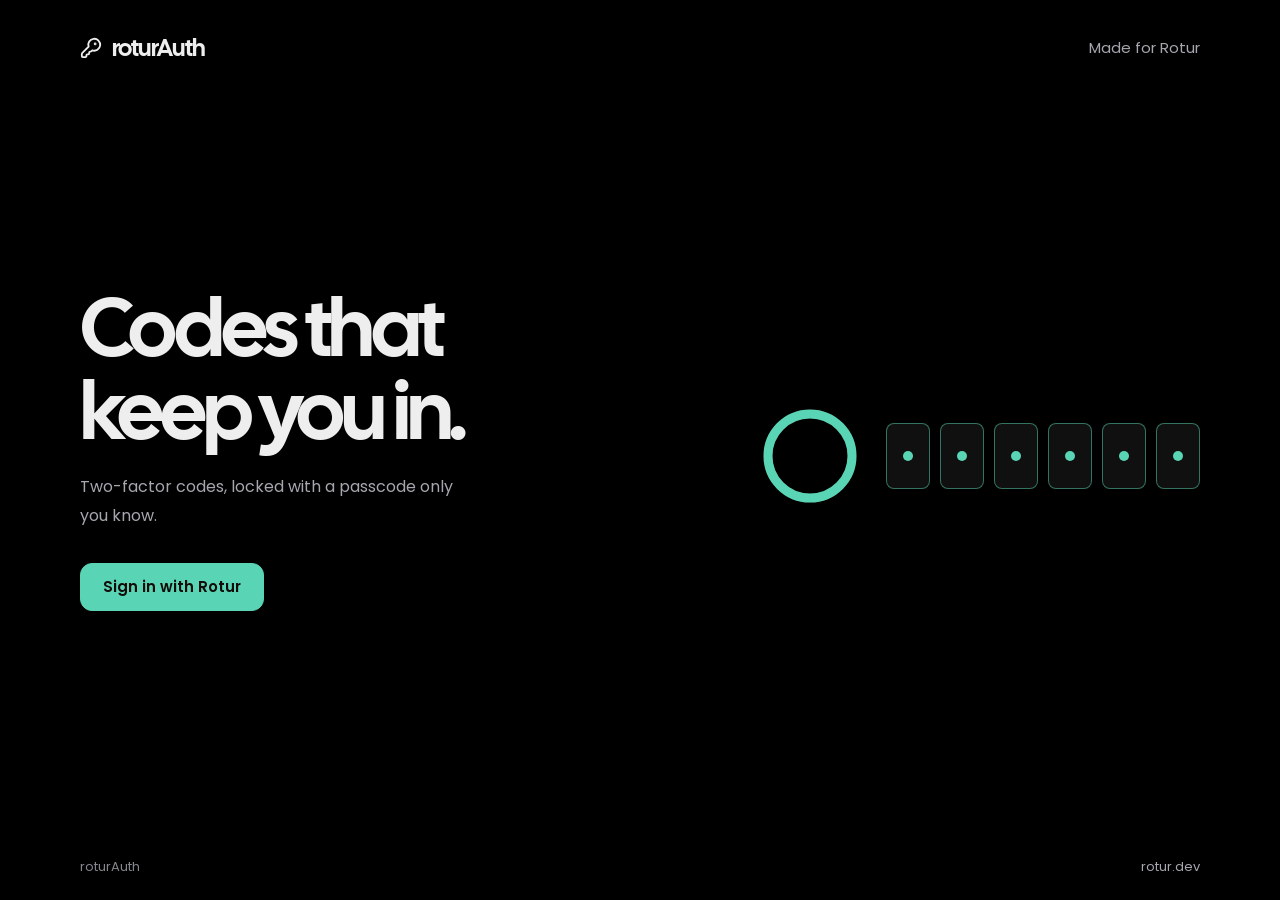
<file: templates/landing.html>
<!DOCTYPE html>
<html lang="en">
<head>
  <meta charset="UTF-8">
  <meta name="viewport" content="width=device-width, initial-scale=1">
  <meta name="theme-color" content="#000000">
  <meta name="referrer" content="no-referrer">
  <title>roturAuth · Codes that keep you in</title>
  <link rel="manifest" href="/static/manifest.json">
  <link rel="apple-touch-icon" href="/static/icons/icon-192.png">
  <link rel="stylesheet" href="/static/rotur-ui/fonts.css">
  <link rel="stylesheet" href="/static/rotur-ui/tokens.css">
  <link rel="stylesheet" href="/static/rotur-ui/base.css">
  <link rel="stylesheet" href="/static/rotur-ui/components.css">
  <link rel="stylesheet" href="/static/accent.css">
  <link rel="stylesheet" href="/static/app.css">
  <script src="/static/scripts/accent.js"></script>
</head>
<body>
  <div class="r-signin">
    <header class="r-signin__header">
      <a class="r-brand" href="/"><svg aria-hidden="true"><use href="/static/icons.svg#key-round"/></svg>roturAuth</a>
      <a href="https://rotur.dev">Made for Rotur</a>
    </header>
    <main class="r-signin__main landing">
      <div class="landing__copy">
        <h1 class="r-signin__title landing__title">Codes that keep you in.</h1>
        <p class="r-signin__text">Two-factor codes, locked with a passcode only you know.</p>
        <div class="r-signin__actions">
          <button class="r-btn r-btn--primary r-btn--lg" id="sign-in" type="button">Sign in with Rotur</button>
        </div>
        <p class="r-signin__note" id="sign-in-note" role="status"></p>
        <p class="r-signin__error" id="sign-in-error" role="alert" hidden></p>
      </div>
      <div class="motif" aria-hidden="true">
        <svg class="motif__ring" viewBox="0 0 64 64"><circle class="motif__track" cx="32" cy="32" r="28"/><circle class="motif__sweep" cx="32" cy="32" r="28"/></svg>
        <div class="motif__digits"><b></b><b></b><b></b><b></b><b></b><b></b></div>
      </div>
    </main>
    <footer class="r-signin__footer"><span>roturAuth</span><a href="https://rotur.dev">rotur.dev</a></footer>
  </div>
  <script src="/static/scripts/sign-in.js"></script>
</body>
</html>
</file>
<file: static/rotur-ui/fonts.css>
/* Rotur UI fonts: Poppins (UI) and Cal Sans (display), self-hosted.
 * Both are licensed under the SIL Open Font License 1.1: see fonts/OFL-*.txt.
 * Latin and Latin Extended subsets only; other scripts fall back to the system font. */

@font-face {
  font-family: 'Cal Sans';
  font-style: normal;
  font-weight: 400;
  font-display: swap;
  src: url('fonts/cal-sans-400-latin-ext.woff2') format('woff2');
  unicode-range: U+0100-02BA, U+02BD-02C5, U+02C7-02CC, U+02CE-02D7, U+02DD-02FF, U+0304, U+0308, U+0329, U+1D00-1DBF, U+1E00-1E9F, U+1EF2-1EFF, U+2020, U+20A0-20AB, U+20AD-20C4, U+2113, U+2C60-2C7F, U+A720-A7FF;
}
@font-face {
  font-family: 'Cal Sans';
  font-style: normal;
  font-weight: 400;
  font-display: swap;
  src: url('fonts/cal-sans-400-latin.woff2') format('woff2');
  unicode-range: U+0000-00FF, U+0131, U+0152-0153, U+02BB-02BC, U+02C6, U+02DA, U+02DC, U+0304, U+0308, U+0329, U+2000-206F, U+20AC, U+2122, U+2191, U+2193, U+2212, U+2215, U+FEFF, U+FFFD;
}
@font-face {
  font-family: 'Poppins';
  font-style: normal;
  font-weight: 400;
  font-display: swap;
  src: url('fonts/poppins-400-latin-ext.woff2') format('woff2');
  unicode-range: U+0100-02BA, U+02BD-02C5, U+02C7-02CC, U+02CE-02D7, U+02DD-02FF, U+0304, U+0308, U+0329, U+1D00-1DBF, U+1E00-1E9F, U+1EF2-1EFF, U+2020, U+20A0-20AB, U+20AD-20C4, U+2113, U+2C60-2C7F, U+A720-A7FF;
}
@font-face {
  font-family: 'Poppins';
  font-style: normal;
  font-weight: 400;
  font-display: swap;
  src: url('fonts/poppins-400-latin.woff2') format('woff2');
  unicode-range: U+0000-00FF, U+0131, U+0152-0153, U+02BB-02BC, U+02C6, U+02DA, U+02DC, U+0304, U+0308, U+0329, U+2000-206F, U+20AC, U+2122, U+2191, U+2193, U+2212, U+2215, U+FEFF, U+FFFD;
}
@font-face {
  font-family: 'Poppins';
  font-style: normal;
  font-weight: 500;
  font-display: swap;
  src: url('fonts/poppins-500-latin-ext.woff2') format('woff2');
  unicode-range: U+0100-02BA, U+02BD-02C5, U+02C7-02CC, U+02CE-02D7, U+02DD-02FF, U+0304, U+0308, U+0329, U+1D00-1DBF, U+1E00-1E9F, U+1EF2-1EFF, U+2020, U+20A0-20AB, U+20AD-20C4, U+2113, U+2C60-2C7F, U+A720-A7FF;
}
@font-face {
  font-family: 'Poppins';
  font-style: normal;
  font-weight: 500;
  font-display: swap;
  src: url('fonts/poppins-500-latin.woff2') format('woff2');
  unicode-range: U+0000-00FF, U+0131, U+0152-0153, U+02BB-02BC, U+02C6, U+02DA, U+02DC, U+0304, U+0308, U+0329, U+2000-206F, U+20AC, U+2122, U+2191, U+2193, U+2212, U+2215, U+FEFF, U+FFFD;
}
@font-face {
  font-family: 'Poppins';
  font-style: normal;
  font-weight: 600;
  font-display: swap;
  src: url('fonts/poppins-600-latin-ext.woff2') format('woff2');
  unicode-range: U+0100-02BA, U+02BD-02C5, U+02C7-02CC, U+02CE-02D7, U+02DD-02FF, U+0304, U+0308, U+0329, U+1D00-1DBF, U+1E00-1E9F, U+1EF2-1EFF, U+2020, U+20A0-20AB, U+20AD-20C4, U+2113, U+2C60-2C7F, U+A720-A7FF;
}
@font-face {
  font-family: 'Poppins';
  font-style: normal;
  font-weight: 600;
  font-display: swap;
  src: url('fonts/poppins-600-latin.woff2') format('woff2');
  unicode-range: U+0000-00FF, U+0131, U+0152-0153, U+02BB-02BC, U+02C6, U+02DA, U+02DC, U+0304, U+0308, U+0329, U+2000-206F, U+20AC, U+2122, U+2191, U+2193, U+2212, U+2215, U+FEFF, U+FFFD;
}
@font-face {
  font-family: 'Poppins';
  font-style: normal;
  font-weight: 700;
  font-display: swap;
  src: url('fonts/poppins-700-latin-ext.woff2') format('woff2');
  unicode-range: U+0100-02BA, U+02BD-02C5, U+02C7-02CC, U+02CE-02D7, U+02DD-02FF, U+0304, U+0308, U+0329, U+1D00-1DBF, U+1E00-1E9F, U+1EF2-1EFF, U+2020, U+20A0-20AB, U+20AD-20C4, U+2113, U+2C60-2C7F, U+A720-A7FF;
}
@font-face {
  font-family: 'Poppins';
  font-style: normal;
  font-weight: 700;
  font-display: swap;
  src: url('fonts/poppins-700-latin.woff2') format('woff2');
  unicode-range: U+0000-00FF, U+0131, U+0152-0153, U+02BB-02BC, U+02C6, U+02DA, U+02DC, U+0304, U+0308, U+0329, U+2000-206F, U+20AC, U+2122, U+2191, U+2193, U+2212, U+2215, U+FEFF, U+FFFD;
}
</file>
<file: static/rotur-ui/tokens.css>
/* Rotur UI tokens. Custom properties only, so this file is safe to load anywhere.
 * The look comes from notes.rotur.dev: pure black, soft panels, hairline borders,
 * one accent used sparingly (lilac unless the app sets its own), Poppins for the UI and Cal Sans for display. */

:root {
  color-scheme: dark;

  /* Surfaces */
  --r-bg: #000000;
  --r-surface: #101010;          /* panels, cards, modals */
  --r-surface-hover: #191919;    /* hover on panels, cards and buttons */
  --r-surface-hover-quiet: #121212; /* hover on rows, nav items and menu items over black */
  --r-surface-selected: color-mix(in srgb, var(--r-accent-base) 8%, #121212); /* the current nav item or row: a hint of the accent */
  --r-surface-raised: #141414;   /* menus and popovers that float over panels */
  --r-scrim: rgb(0 0 0 / 0.84);  /* behind modals; heavy enough that the page reads as texture */

  /* Lines */
  --r-line: #222222;
  --r-line-soft: #161616;
  --r-line-strong: #2e2e2e;      /* hovered inputs, floating surfaces */

  /* Text. All three pass WCAG AA (4.5:1) on --r-bg, --r-surface and --r-surface-hover. */
  --r-text: #eeeeef;
  --r-text-muted: #a6a6af;
  --r-text-faint: #85858e;

  /* The one accent. Apps set --r-accent-base (one hex) and every other accent
   * token follows it; colour.js also sets --r-on-accent to whatever reads on it.
   * Override a derived token after this file only when a colour needs a hand. */
  --r-accent-base: #c299cf;
  --r-accent: var(--r-accent-base);
  --r-accent-strong: color-mix(in srgb, var(--r-accent-base) 80%, #ffffff); /* primary button hover */
  --r-accent-text: color-mix(in srgb, var(--r-accent-base) 68%, #ffffff);   /* accent text and links, readable on black */
  --r-accent-soft: color-mix(in srgb, var(--r-accent-base) 7%, transparent); /* tinted backgrounds */
  --r-accent-line: color-mix(in srgb, var(--r-accent-base) 25%, transparent); /* tinted borders */
  --r-on-accent: #1b1120;        /* text on an accent fill */

  /* Status */
  --r-danger: #f87171;
  --r-danger-text: #f6b0a8;
  --r-danger-soft: #251717;
  --r-danger-line: #472525;
  --r-success: #4ade80;
  --r-success-soft: #0f2116;
  --r-success-line: #1d4029;

  /* Focus: visible, but quiet enough not to double up inside framed controls */
  --r-focus: color-mix(in srgb, var(--r-accent-base) 72%, transparent);
  --r-focus-width: 2px;
  --r-focus-offset: 2px;

  /* Type */
  --r-font: 'Poppins', -apple-system, BlinkMacSystemFont, 'Segoe UI', sans-serif;
  --r-font-display: 'Cal Sans', 'Poppins', sans-serif;
  --r-font-mono: ui-monospace, SFMono-Regular, 'SF Mono', Menlo, Consolas, monospace; /* code only */

  --r-text-2xs: 11px;  /* the floor: kbd hints and badges */
  --r-text-xs: 12px;   /* metadata, dates, hints */
  --r-text-sm: 13px;   /* rows, menus, secondary copy */
  --r-text-md: 14px;   /* buttons, inputs */
  --r-text-base: 15px; /* body */
  --r-text-lg: 17px;   /* long-form writing */
  --r-leading: 1.5;

  --r-display-xs: 24px;
  --r-display-sm: 30px;
  --r-display-md: 40px;
  --r-display-lg: 48px;
  --r-display-xl: clamp(42px, 5vw, 64px);
  --r-tracking-display: -0.025em;
  --r-tracking-tight: -0.035em;

  /* Space */
  --r-space-1: 4px;
  --r-space-2: 8px;
  --r-space-3: 12px;
  --r-space-4: 16px;
  --r-space-5: 20px;
  --r-space-6: 24px;
  --r-space-8: 32px;
  --r-space-10: 40px;
  --r-space-12: 48px;
  --r-space-16: 64px;

  /* Shape */
  --r-radius-xs: 4px;
  --r-radius-sm: 6px;
  --r-radius-md: 8px;
  --r-radius-lg: 12px;
  --r-radius-xl: 18px;
  --r-radius-full: 999px;

  /* Control heights */
  --r-control-sm: 32px;
  --r-control-md: 40px;
  --r-control-lg: 48px;

  /* Depth: only floating things get a shadow */
  --r-shadow-pop: 0 14px 40px rgb(0 0 0 / 0.6);
  --r-shadow-overlay: 0 24px 70px rgb(0 0 0 / 0.7);

  /* Motion */
  --r-ease: cubic-bezier(0.2, 0, 0, 1);
  --r-duration: 150ms;

  /* Layout */
  --r-sidenav-width: 280px;
  --r-topbar-height: 64px;
  --r-content-width: 780px;
}
</file>
<file: static/rotur-ui/base.css>
/* Rotur UI base: a light reset, body type, focus, selection and scrollbars.
 * Needs tokens.css. It styles bare elements, so load it before the app's own CSS. */

*, *::before, *::after { box-sizing: border-box; }

html {
  -webkit-text-size-adjust: 100%;
  text-size-adjust: 100%;
  scrollbar-color: #2a2a2a transparent;
}

body {
  margin: 0;
  background: var(--r-bg);
  color: var(--r-text);
  font-family: var(--r-font);
  font-size: var(--r-text-base);
  line-height: var(--r-leading);
  -webkit-font-smoothing: antialiased;
  -moz-osx-font-smoothing: grayscale;
}

button, input, select, textarea { font: inherit; color: inherit; letter-spacing: inherit; }
button { cursor: pointer; }
button:disabled { cursor: not-allowed; }
img, video { max-width: 100%; }
[hidden] { display: none !important; }

a { color: var(--r-accent-text); text-decoration-thickness: 1px; text-underline-offset: 0.18em; }
@media (hover: hover) { a:hover { color: var(--r-accent-strong); } }

code, kbd, samp, pre { font-family: var(--r-font-mono); font-size: 0.92em; }

::placeholder { color: var(--r-text-faint); opacity: 1; }
::selection { background: color-mix(in srgb, var(--r-accent) 32%, transparent); color: var(--r-text); }

/* One focus style for everything reached by keyboard. Mouse clicks don't draw it. */
:focus-visible {
  outline: var(--r-focus-width) solid var(--r-focus);
  outline-offset: var(--r-focus-offset);
}
:focus:not(:focus-visible) { outline: none; }

/* Thin, quiet scrollbars. Firefox and Chromium 121+ read the standard properties. */
* { scrollbar-width: thin; }
@supports not (scrollbar-width: thin) {
  ::-webkit-scrollbar { width: 10px; height: 10px; }
  ::-webkit-scrollbar-track { background: transparent; }
  ::-webkit-scrollbar-thumb { background: #2a2a2a; border: 3px solid transparent; border-radius: 99px; background-clip: padding-box; }
  @media (hover: hover) { ::-webkit-scrollbar-thumb:hover { background-color: #3a3a3a; } }
}

.r-visually-hidden {
  position: absolute !important;
  width: 1px; height: 1px;
  margin: -1px; padding: 0;
  overflow: hidden;
  clip: rect(0 0 0 0);
  white-space: nowrap;
  border: 0;
}

@media (prefers-reduced-motion: reduce) {
  *, *::before, *::after {
    animation-duration: 0.01ms !important;
    animation-iteration-count: 1 !important;
    transition-duration: 0.01ms !important;
    scroll-behavior: auto !important;
  }
}
</file>
<file: static/rotur-ui/components.css>
/* Rotur UI components. Needs tokens.css and base.css.
 * Every class starts with r-. Modifiers use --, parts use __.
 * State comes from real attributes where one exists (disabled, aria-selected,
 * aria-current, aria-invalid, aria-busy) so markup and styling can't drift apart.
 * A tap leaves :hover on until the next tap elsewhere, so hover styles sit in
 * @media (hover: hover) and state selectors stay outside it to show on touch too. */

/* ---------- Type ---------- */

.r-display {
  margin: 0;
  font-family: var(--r-font-display);
  font-weight: 400;
  font-size: var(--r-display-lg);
  line-height: 1.05;
  letter-spacing: var(--r-tracking-display);
  color: var(--r-text);
}
.r-display--xs { font-size: var(--r-display-xs); line-height: 1.2; }
.r-display--sm { font-size: var(--r-display-sm); line-height: 1.15; }
.r-display--md { font-size: var(--r-display-md); line-height: 1.1; }
.r-display--xl { font-size: var(--r-display-xl); letter-spacing: var(--r-tracking-tight); }

.r-heading { margin: 0; font-size: 16px; font-weight: 600; line-height: 1.35; color: var(--r-text); }
.r-text-muted { color: var(--r-text-muted); }
.r-text-faint { color: var(--r-text-faint); }

/* Small metadata: dates, counts, sizes. Poppins with tabular figures, never below 12px. */
.r-meta {
  color: var(--r-text-faint);
  font-size: var(--r-text-xs);
  font-variant-numeric: tabular-nums;
  line-height: 1.4;
}

.r-kbd {
  display: inline-flex;
  align-items: center;
  justify-content: center;
  gap: 2px;
  min-width: 20px;
  height: 20px;
  padding: 0 5px;
  border: 1px solid var(--r-line-strong);
  border-radius: 5px;
  color: var(--r-text-muted);
  background: transparent;
  font-family: var(--r-font);
  font-size: var(--r-text-2xs);
  font-weight: 500;
  line-height: 1;
  font-variant-numeric: tabular-nums;
  white-space: nowrap;
}

/* ---------- Buttons ---------- */

.r-btn {
  display: inline-flex;
  align-items: center;
  justify-content: center;
  gap: var(--r-space-2);
  min-height: var(--r-control-md);
  padding: 0 16px;
  border: 1px solid transparent;
  border-radius: var(--r-radius-lg);
  background: transparent;
  color: var(--r-text);
  font-size: var(--r-text-md);
  font-weight: 500;
  line-height: 1.2;
  text-decoration: none;
  white-space: nowrap;
  transition: background-color var(--r-duration) var(--r-ease), border-color var(--r-duration) var(--r-ease), color var(--r-duration) var(--r-ease);
}
.r-btn > svg { width: 16px; height: 16px; flex: 0 0 auto; }
.r-btn .r-kbd { margin-left: var(--r-space-1); color: inherit; border-color: color-mix(in srgb, currentColor 28%, transparent); opacity: 0.8; }
@media (hover: hover) { .r-btn:hover { color: var(--r-text); } }

.r-btn--primary { background: var(--r-accent); border-color: var(--r-accent); color: var(--r-on-accent); font-weight: 600; }
@media (hover: hover) { .r-btn--primary:hover { background: var(--r-accent-strong); border-color: var(--r-accent-strong); color: var(--r-on-accent); } }

.r-btn--secondary { border-color: var(--r-line); }
@media (hover: hover) { .r-btn--secondary:hover { background: var(--r-surface-hover); border-color: var(--r-line-strong); } }

.r-btn--ghost { color: var(--r-text-muted); }
@media (hover: hover) { .r-btn--ghost:hover { background: var(--r-surface-hover); } }

.r-btn--danger { color: var(--r-danger); border-color: var(--r-danger-line); }
@media (hover: hover) { .r-btn--danger:hover { color: var(--r-danger-text); background: var(--r-danger-soft); border-color: var(--r-danger-line); } }

.r-btn--sm { min-height: var(--r-control-sm); padding: 0 11px; border-radius: var(--r-radius-md); font-size: var(--r-text-sm); }
.r-btn--sm > svg { width: 14px; height: 14px; }
.r-btn--lg { min-height: var(--r-control-lg); padding: 0 22px; font-size: var(--r-text-base); }
.r-btn--block { width: 100%; }

.r-btn:disabled, .r-btn[aria-disabled='true'] { opacity: 0.45; cursor: not-allowed; pointer-events: none; }
.r-btn[aria-busy='true'] { cursor: progress; }

/* Square icon-only button. Always give it an aria-label. */
.r-icon-btn {
  display: inline-grid;
  place-items: center;
  width: 36px;
  height: 36px;
  flex: 0 0 auto;
  padding: 0;
  border: 0;
  border-radius: var(--r-radius-md);
  background: transparent;
  color: var(--r-text-muted);
  transition: background-color var(--r-duration) var(--r-ease), color var(--r-duration) var(--r-ease);
}
.r-icon-btn > svg { width: 18px; height: 18px; }
.r-icon-btn[aria-expanded='true'] { color: var(--r-text); background: var(--r-surface-hover); }
@media (hover: hover) { .r-icon-btn:hover { color: var(--r-text); background: var(--r-surface-hover); } }
.r-icon-btn--sm { width: 30px; height: 30px; border-radius: var(--r-radius-sm); }
.r-icon-btn--sm > svg { width: 16px; height: 16px; }
@media (hover: hover) { .r-icon-btn--danger:hover { color: var(--r-danger); background: var(--r-danger-soft); } }
.r-icon-btn:disabled { opacity: 0.4; pointer-events: none; }

/* Text-only action, for "Manage", "Clear" and similar */
.r-link-btn {
  padding: 0;
  border: 0;
  background: none;
  color: var(--r-text-muted);
  font-size: var(--r-text-sm);
  text-decoration: underline;
  text-decoration-color: transparent;
  text-underline-offset: 0.2em;
  transition: color var(--r-duration) var(--r-ease), text-decoration-color var(--r-duration) var(--r-ease);
}
@media (hover: hover) { .r-link-btn:hover { color: var(--r-text); text-decoration-color: currentColor; } }
.r-link-btn--danger { color: var(--r-danger); }
@media (hover: hover) { .r-link-btn--danger:hover { color: var(--r-danger-text); } }

.r-spinner {
  display: inline-block;
  width: 16px;
  height: 16px;
  flex: 0 0 auto;
  border: 2px solid currentColor;
  border-right-color: transparent;
  border-radius: 50%;
  animation: r-spin 0.8s linear infinite;
}
@keyframes r-spin { to { transform: rotate(360deg); } }

/* ---------- Form controls ---------- */

.r-field { display: grid; align-content: start; gap: 6px; min-width: 0; }
.r-label { color: var(--r-text); font-size: var(--r-text-sm); font-weight: 500; }
.r-hint { margin: 0; color: var(--r-text-faint); font-size: var(--r-text-xs); }
.r-error { margin: 0; color: var(--r-danger); font-size: var(--r-text-xs); }

.r-input, .r-textarea, .r-select {
  width: 100%;
  min-width: 0;
  min-height: var(--r-control-md);
  padding: 0 12px;
  border: 1px solid var(--r-line);
  border-radius: var(--r-radius-md);
  background: var(--r-bg);
  color: var(--r-text);
  font-size: var(--r-text-md);
  transition: border-color var(--r-duration) var(--r-ease);
}
.r-textarea { display: block; min-height: 96px; padding: 10px 12px; line-height: 1.6; resize: vertical; }
.r-input--sm { min-height: var(--r-control-sm); padding: 0 10px; font-size: var(--r-text-sm); border-radius: var(--r-radius-sm); }
@media (hover: hover) { .r-input:hover, .r-textarea:hover, .r-select:hover { border-color: var(--r-line-strong); } }
/* Text fields show focus with their own border, not a second ring around it. */
.r-input:focus-visible, .r-textarea:focus-visible, .r-select:focus-visible,
.r-input:focus, .r-textarea:focus, .r-select:focus { outline: none; border-color: var(--r-focus); }
.r-input[aria-invalid='true'], .r-textarea[aria-invalid='true'], .r-select[aria-invalid='true'] { border-color: var(--r-danger); }
.r-input:disabled, .r-textarea:disabled, .r-select:disabled { opacity: 0.5; cursor: not-allowed; }
.r-input:read-only:not(:disabled) { color: var(--r-text-muted); }

.r-select {
  appearance: none;
  padding-right: 36px;
  background-image: url("data:image/svg+xml,%3Csvg xmlns='http://www.w3.org/2000/svg' width='16' height='16' fill='none' stroke='%2385858e' stroke-width='2' stroke-linecap='round' stroke-linejoin='round'%3E%3Cpath d='m4 6 4 4 4-4'/%3E%3C/svg%3E");
  background-repeat: no-repeat;
  background-position: right 12px center;
  cursor: pointer;
}
.r-select option { background: var(--r-surface); color: var(--r-text); }

/* An input with a leading icon and optional trailing kbd or button.
 * Put the border on the wrapper; the inner input is .r-input-bare. Works as a <button> too. */
.r-input-wrap {
  display: flex;
  align-items: center;
  gap: var(--r-space-2);
  width: 100%;
  min-width: 0;
  min-height: var(--r-control-md);
  padding: 0 10px 0 12px;
  border: 1px solid var(--r-line);
  border-radius: var(--r-radius-md);
  background: var(--r-bg);
  color: var(--r-text-faint);
  font-size: var(--r-text-sm);
  text-align: left;
  transition: border-color var(--r-duration) var(--r-ease);
}
.r-input-wrap > svg { width: 16px; height: 16px; flex: 0 0 auto; }
@media (hover: hover) { .r-input-wrap:hover { border-color: var(--r-line-strong); } }
.r-input-wrap:focus-within { border-color: var(--r-focus); }
button.r-input-wrap:focus-visible { outline: none; border-color: var(--r-focus); }
.r-input-wrap > span { flex: 1; min-width: 0; overflow: hidden; text-overflow: ellipsis; white-space: nowrap; }

/* A borderless input for when the container already draws the frame:
 * spotlight fields, input groups, document titles. Focus is the caret. */
.r-input-bare {
  flex: 1;
  min-width: 0;
  width: 100%;
  padding: 0;
  border: 0;
  background: transparent;
  color: var(--r-text);
}
.r-input-bare:focus, .r-input-bare:focus-visible { outline: none; }

/* Checkbox and radio: <label class="r-check"><input type="checkbox"> Label</label> */
.r-check { display: inline-flex; align-items: center; gap: 10px; color: var(--r-text); font-size: var(--r-text-sm); cursor: pointer; }
.r-check input {
  appearance: none;
  display: inline-grid;
  place-items: center;
  width: 18px;
  height: 18px;
  flex: 0 0 auto;
  margin: 0;
  border: 1px solid #3a3a3a;
  border-radius: 5px;
  background: var(--r-bg);
  cursor: pointer;
  transition: background-color var(--r-duration) var(--r-ease), border-color var(--r-duration) var(--r-ease);
}
.r-check input[type='radio'] { border-radius: 50%; }
@media (hover: hover) { .r-check:hover input:not(:disabled) { border-color: #4a4a4a; } }
.r-check input:checked { background: var(--r-accent); border-color: var(--r-accent); }
.r-check input[type='checkbox']:checked::after {
  content: '';
  width: 10px;
  height: 6px;
  margin-top: -2px;
  border: solid var(--r-on-accent);
  border-width: 0 0 2px 2px;
  transform: rotate(-45deg);
}
.r-check input[type='checkbox']:indeterminate { background: var(--r-accent); border-color: var(--r-accent); }
.r-check input[type='checkbox']:indeterminate::after { content: ''; width: 9px; height: 2px; background: var(--r-on-accent); }
.r-check input[type='radio']:checked::after { content: ''; width: 8px; height: 8px; border-radius: 50%; background: var(--r-on-accent); }
.r-check input:disabled { opacity: 0.45; cursor: not-allowed; }
.r-check:has(input:disabled) { color: var(--r-text-faint); cursor: not-allowed; }

/* Switch: <label class="r-check"><input type="checkbox" class="r-switch" role="switch"> Label</label> */
.r-check input.r-switch { width: 34px; height: 20px; border-radius: 99px; background: #1f1f1f; border-color: #3a3a3a; }
.r-check input.r-switch::after {
  content: '';
  width: 14px;
  height: 14px;
  margin: 0;
  border: 0;
  border-radius: 50%;
  background: var(--r-text-muted);
  transform: translateX(-7px);
  transition: transform var(--r-duration) var(--r-ease), background-color var(--r-duration) var(--r-ease);
}
.r-check input.r-switch:checked { background: var(--r-accent); border-color: var(--r-accent); }
.r-check input.r-switch:checked::after { width: 14px; height: 14px; margin: 0; border: 0; background: var(--r-on-accent); transform: translateX(7px); }

/* ---------- Surfaces ---------- */

.r-panel {
  padding: var(--r-space-5);
  border: 1px solid var(--r-line);
  border-radius: var(--r-radius-lg);
  background: var(--r-surface);
}
.r-panel__header { display: flex; align-items: center; justify-content: space-between; gap: var(--r-space-3); margin-bottom: var(--r-space-4); }

/* Cards are borderless soft blocks. As <a> or <button> they become clickable. */
.r-card {
  display: flex;
  flex-direction: column;
  gap: var(--r-space-3);
  min-width: 0;
  padding: var(--r-space-6);
  border: 0;
  border-radius: var(--r-radius-xl);
  background: var(--r-surface);
  color: var(--r-text);
  text-align: left;
  text-decoration: none;
}
a.r-card, button.r-card { transition: background-color var(--r-duration) var(--r-ease); }
@media (hover: hover) { a.r-card:hover, button.r-card:hover { background: var(--r-surface-hover); color: var(--r-text); } }
.r-card__title { margin: 0; font-family: var(--r-font-display); font-weight: 400; font-size: var(--r-display-xs); line-height: 1.2; letter-spacing: -0.02em; }
.r-card__text { margin: 0; color: var(--r-text-muted); font-size: var(--r-text-md); line-height: 1.75; }
.r-card__foot { display: flex; align-items: flex-end; justify-content: space-between; gap: var(--r-space-3); margin-top: auto; }

.r-divider { height: 1px; margin: var(--r-space-4) 0; border: 0; background: var(--r-line); }

.r-avatar { width: 32px; height: 32px; flex: 0 0 auto; border-radius: 50%; background: var(--r-surface-hover); object-fit: cover; }
.r-avatar--sm { width: 24px; height: 24px; }
.r-avatar--lg { width: 44px; height: 44px; }

/* ---------- Lists ---------- */

.r-list { display: flex; flex-direction: column; gap: 2px; margin: 0; padding: 0; list-style: none; }
.r-list--divided { gap: 0; }
.r-list--divided > .r-row, .r-list--divided > li > .r-row { border-bottom: 1px solid var(--r-line-soft); border-radius: 0; }

.r-row {
  display: flex;
  align-items: center;
  gap: var(--r-space-3);
  width: 100%;
  min-height: 44px;
  padding: 10px 12px;
  border: 0;
  border-radius: var(--r-radius-md);
  background: transparent;
  color: var(--r-text);
  font-size: var(--r-text-sm);
  text-align: left;
  text-decoration: none;
}
a.r-row, button.r-row { transition: background-color var(--r-duration) var(--r-ease); }
@media (hover: hover) { a.r-row:hover, button.r-row:hover { background: var(--r-surface-hover-quiet); color: var(--r-text); } }
.r-row[aria-current]:not([aria-current='false']), .r-row[aria-selected='true'], .r-row.is-selected { background: var(--r-surface-selected); }
.r-row[aria-current]:not([aria-current='false']) .r-row__icon, .r-row[aria-selected='true'] .r-row__icon, .r-row.is-selected .r-row__icon { color: var(--r-accent); }
.r-row__icon { display: grid; place-items: center; width: 20px; height: 20px; flex: 0 0 auto; color: var(--r-text-faint); }
.r-row__icon > svg { width: 16px; height: 16px; }
.r-row__icon--boxed { width: 30px; height: 30px; border: 1px solid var(--r-line); border-radius: var(--r-radius-sm); background: var(--r-surface); color: var(--r-text-muted); }
.r-row__body { display: flex; flex: 1; min-width: 0; flex-direction: column; gap: 2px; }
.r-row__title { overflow: hidden; color: var(--r-text); font-size: var(--r-text-md); font-weight: 500; text-overflow: ellipsis; white-space: nowrap; }
.r-row__sub { overflow: hidden; color: var(--r-text-faint); font-size: var(--r-text-xs); text-overflow: ellipsis; white-space: nowrap; }
.r-row__sub--wrap { white-space: normal; }
.r-row__meta { flex: 0 0 auto; color: var(--r-text-faint); font-size: var(--r-text-xs); font-variant-numeric: tabular-nums; white-space: nowrap; }
.r-row__action { flex: 0 0 auto; display: flex; align-items: center; gap: var(--r-space-2); }

/* ---------- Navigation ---------- */

.r-topbar {
  display: flex;
  align-items: center;
  gap: var(--r-space-4);
  min-height: var(--r-topbar-height);
  padding: 0 var(--r-space-6);
  border-bottom: 1px solid var(--r-line-soft);
  background: var(--r-bg);
}
.r-topbar__title { display: flex; align-items: center; gap: 10px; min-width: 0; color: var(--r-text); font-size: var(--r-text-sm); }
.r-topbar__title > svg { width: 16px; height: 16px; flex: 0 0 auto; color: var(--r-text-faint); }
.r-topbar__title > span { overflow: hidden; text-overflow: ellipsis; white-space: nowrap; }
.r-topbar__actions { display: flex; align-items: center; gap: var(--r-space-1); margin-left: auto; }

.r-brand {
  display: inline-flex;
  align-items: center;
  gap: 10px;
  color: var(--r-text);
  font-family: var(--r-font-display);
  font-size: 24px;
  font-weight: 400;
  line-height: 1;
  letter-spacing: var(--r-tracking-display);
  text-decoration: none;
  white-space: nowrap;
}
.r-brand > svg { width: 22px; height: 22px; flex: 0 0 auto; }
@media (hover: hover) { .r-brand:hover { color: var(--r-text); } }

.r-sidenav {
  display: flex;
  flex-direction: column;
  width: var(--r-sidenav-width);
  min-width: var(--r-sidenav-width);
  min-height: 0;
  border-right: 1px solid var(--r-line-soft);
  background: var(--r-bg);
}
.r-sidenav__header { display: flex; align-items: center; gap: var(--r-space-2); min-height: var(--r-topbar-height); padding: 0 var(--r-space-4); }
.r-sidenav__section { display: flex; flex-direction: column; gap: 2px; padding: var(--r-space-2) var(--r-space-3); }
.r-sidenav__label { padding: var(--r-space-3) 10px var(--r-space-1); color: var(--r-text-faint); font-size: var(--r-text-xs); font-weight: 500; }
.r-sidenav__footer { margin-top: auto; padding: var(--r-space-3); border-top: 1px solid var(--r-line-soft); }

.r-nav-item {
  display: flex;
  align-items: center;
  gap: 10px;
  width: 100%;
  min-height: 40px;
  padding: 8px 10px;
  border: 0;
  border-radius: var(--r-radius-md);
  background: transparent;
  color: var(--r-text-muted);
  font-size: var(--r-text-sm);
  text-align: left;
  text-decoration: none;
  transition: background-color var(--r-duration) var(--r-ease), color var(--r-duration) var(--r-ease);
}
.r-nav-item > svg { width: 16px; height: 16px; flex: 0 0 auto; }
.r-nav-item > span:not(.r-nav-item__meta) { flex: 1; min-width: 0; overflow: hidden; text-overflow: ellipsis; white-space: nowrap; }
@media (hover: hover) { .r-nav-item:hover { color: var(--r-text); background: var(--r-surface-hover-quiet); } }
.r-nav-item[aria-current]:not([aria-current='false']), .r-nav-item.is-active { color: var(--r-text); background: var(--r-surface-selected); }
.r-nav-item[aria-current]:not([aria-current='false']) > svg, .r-nav-item.is-active > svg { color: var(--r-accent); }
.r-nav-item__meta { margin-left: auto; color: var(--r-text-faint); font-size: var(--r-text-xs); font-variant-numeric: tabular-nums; }

/* Tabs: role="tablist" on .r-tabs, role="tab" + aria-selected on each .r-tab */
.r-tabs {
  display: flex;
  gap: var(--r-space-5);
  border-bottom: 1px solid var(--r-line);
  /* A row of tabs only ever scrolls sideways. overflow-x alone makes the
     other axis scrollable too, so the tab bar could be dragged up and down. */
  overflow: auto hidden;
  scrollbar-width: none;
}
.r-tabs::-webkit-scrollbar { display: none; }
.r-tab {
  position: relative;
  display: inline-flex;
  align-items: center;
  gap: 6px;
  padding: 10px 0 12px;
  border: 0;
  background: none;
  color: var(--r-text-faint);
  font-size: var(--r-text-sm);
  font-weight: 500;
  white-space: nowrap;
  text-decoration: none;
  transition: color var(--r-duration) var(--r-ease);
}
@media (hover: hover) { .r-tab:hover { color: var(--r-text); } }
.r-tab[aria-selected='true'], .r-tab[aria-current]:not([aria-current='false']) { color: var(--r-text); }
.r-tab[aria-selected='true']::after, .r-tab[aria-current]:not([aria-current='false'])::after {
  content: '';
  position: absolute;
  right: 0;
  bottom: 0;
  left: 0;
  height: 2px;
  border-radius: 2px;
  background: var(--r-text);
}
.r-tab:focus-visible { outline-offset: -2px; border-radius: var(--r-radius-xs); }

/* Segmented control: a small group of mutually exclusive options */
.r-segmented { display: inline-flex; flex-wrap: wrap; gap: 2px; padding: 3px; border: 1px solid var(--r-line); border-radius: var(--r-radius-md); background: var(--r-surface); }
.r-segmented > button {
  display: inline-flex;
  align-items: center;
  gap: 5px;
  min-height: 28px;
  padding: 0 10px;
  border: 0;
  border-radius: 5px;
  background: transparent;
  color: var(--r-text-muted);
  font-size: var(--r-text-xs);
  font-weight: 500;
  transition: background-color var(--r-duration) var(--r-ease), color var(--r-duration) var(--r-ease);
}
@media (hover: hover) { .r-segmented > button:hover { color: var(--r-text); } }
.r-segmented > button[aria-pressed='true'], .r-segmented > button[aria-checked='true'] { color: var(--r-text); background: #222; }
.r-segmented > button > svg { width: 13px; height: 13px; }
.r-segmented > button:focus-visible { outline-offset: 0; }

/* ---------- Badges and chips ---------- */

.r-badge {
  display: inline-flex;
  align-items: center;
  gap: 4px;
  min-height: 20px;
  padding: 0 8px;
  border: 1px solid var(--r-line-strong);
  border-radius: var(--r-radius-full);
  color: var(--r-text-muted);
  font-size: var(--r-text-2xs);
  font-weight: 500;
  line-height: 1;
  white-space: nowrap;
}
.r-badge--accent { border-color: var(--r-accent-line); background: var(--r-accent-soft); color: var(--r-accent-text); }
.r-badge--success { border-color: var(--r-success-line); background: var(--r-success-soft); color: var(--r-success); }
.r-badge--danger { border-color: var(--r-danger-line); background: var(--r-danger-soft); color: var(--r-danger-text); }

/* Chips are small removable or addable values, like tags */
.r-chip {
  display: inline-flex;
  align-items: center;
  gap: 6px;
  min-height: 28px;
  padding: 0 10px;
  border: 1px solid var(--r-line-strong);
  border-radius: var(--r-radius-sm);
  background: #1c1c1c;
  color: var(--r-text);
  font-size: var(--r-text-xs);
  white-space: nowrap;
  transition: background-color var(--r-duration) var(--r-ease), border-color var(--r-duration) var(--r-ease), color var(--r-duration) var(--r-ease);
}
.r-chip > svg { width: 12px; height: 12px; color: var(--r-text-muted); }
@media (hover: hover) { button.r-chip:hover { background: #262626; border-color: #444; } }
.r-chip--dashed { border-style: dashed; background: transparent; color: var(--r-text-muted); }
@media (hover: hover) { button.r-chip--dashed:hover { border-style: solid; color: var(--r-text); background: var(--r-surface-hover); } }

/* ---------- Feedback ---------- */

.r-alert {
  display: flex;
  align-items: flex-start;
  gap: var(--r-space-3);
  padding: 10px 12px;
  border: 1px solid var(--r-line);
  border-radius: var(--r-radius-md);
  background: var(--r-surface);
  color: var(--r-text);
  font-size: var(--r-text-sm);
}
.r-alert > svg { width: 16px; height: 16px; flex: 0 0 auto; margin-top: 2px; }
.r-alert__body { flex: 1; min-width: 0; }
.r-alert--danger { border-color: var(--r-danger-line); background: var(--r-danger-soft); color: var(--r-danger-text); }
.r-alert--success { border-color: var(--r-success-line); background: var(--r-success-soft); color: #a7f0c2; }
.r-alert .r-icon-btn { width: 24px; height: 24px; margin: -2px -4px -2px 0; color: inherit; }
@media (hover: hover) { .r-alert .r-icon-btn:hover { background: rgb(255 255 255 / 0.06); } }

/* Toasts: put role="status" (or role="alert" for errors) on the region */
.r-toast-region {
  position: fixed;
  right: var(--r-space-5);
  bottom: var(--r-space-5);
  z-index: 60;
  display: flex;
  flex-direction: column;
  align-items: flex-end;
  gap: var(--r-space-2);
  pointer-events: none;
}
.r-toast {
  display: flex;
  align-items: center;
  gap: 10px;
  max-width: min(420px, calc(100vw - 32px));
  padding: 10px 14px;
  border: 1px solid var(--r-line-strong);
  border-radius: var(--r-radius-md);
  background: var(--r-surface-raised);
  box-shadow: var(--r-shadow-pop);
  color: var(--r-text);
  font-size: var(--r-text-sm);
  pointer-events: auto;
  animation: r-rise 180ms var(--r-ease);
}
.r-toast > svg { width: 16px; height: 16px; flex: 0 0 auto; color: var(--r-text-muted); }
.r-toast--success > svg { color: var(--r-success); }
.r-toast--danger { border-color: var(--r-danger-line); }
.r-toast--danger > svg { color: var(--r-danger); }
@keyframes r-rise { from { opacity: 0; transform: translateY(6px); } }

.r-empty {
  display: flex;
  flex-direction: column;
  align-items: center;
  gap: var(--r-space-2);
  padding: var(--r-space-12) var(--r-space-5);
  color: var(--r-text-muted);
  text-align: center;
}
.r-empty__icon { display: grid; place-items: center; width: 48px; height: 48px; margin-bottom: var(--r-space-2); border: 1px solid var(--r-line); border-radius: var(--r-radius-lg); background: var(--r-surface); color: var(--r-text-muted); }
.r-empty__icon > svg { width: 22px; height: 22px; }
.r-empty__title { margin: 0; color: var(--r-text); font-size: var(--r-text-base); font-weight: 500; }
.r-empty__text { max-width: 36ch; margin: 0; font-size: var(--r-text-sm); }
.r-empty .r-btn { margin-top: var(--r-space-3); }

/* ---------- Overlays ---------- */

.r-backdrop {
  position: fixed;
  inset: 0;
  z-index: 40;
  display: grid;
  place-items: center;
  padding: var(--r-space-5);
  background: var(--r-scrim);
  /* Enough blur that the page reads as texture behind a modal, not as faint text to squint at. */
  -webkit-backdrop-filter: blur(10px);
  backdrop-filter: blur(10px);
  animation: r-fade 140ms var(--r-ease);
}
.r-backdrop--top { place-items: start center; padding-top: 13vh; }
@keyframes r-fade { from { opacity: 0; } }

.r-modal {
  display: flex;
  flex-direction: column;
  width: min(460px, 100%);
  max-height: min(680px, calc(100dvh - 40px));
  overflow: hidden;
  border: 1px solid var(--r-line-strong);
  border-radius: var(--r-radius-lg);
  background: var(--r-surface);
  box-shadow: var(--r-shadow-overlay);
}
.r-modal--wide { width: min(640px, 100%); }
.r-modal__header { display: flex; align-items: center; justify-content: space-between; gap: var(--r-space-3); padding: 14px 14px 14px 20px; border-bottom: 1px solid var(--r-line); }
.r-modal__header > div { display: flex; align-items: center; gap: 10px; min-width: 0; }
.r-modal__header > div > svg { width: 18px; height: 18px; color: var(--r-text-muted); }
.r-modal__body { flex: 1; min-height: 0; overflow-y: auto; padding: var(--r-space-5); }
.r-modal__footer { display: flex; justify-content: flex-end; gap: var(--r-space-2); padding: 14px 20px; border-top: 1px solid var(--r-line); }

.r-popover {
  padding: var(--r-space-4);
  border: 1px solid var(--r-line-strong);
  border-radius: var(--r-radius-md);
  background: var(--r-surface-raised);
  box-shadow: var(--r-shadow-pop);
}

.r-menu {
  display: flex;
  flex-direction: column;
  min-width: 190px;
  padding: 5px;
  border: 1px solid var(--r-line-strong);
  border-radius: var(--r-radius-md);
  background: var(--r-surface-raised);
  box-shadow: var(--r-shadow-pop);
}
.r-menu__item {
  display: flex;
  align-items: center;
  gap: 10px;
  width: 100%;
  min-height: 34px;
  padding: 0 10px;
  border: 0;
  border-radius: var(--r-radius-sm);
  background: transparent;
  color: var(--r-text-muted);
  font-size: var(--r-text-sm);
  text-align: left;
  text-decoration: none;
}
.r-menu__item > svg { width: 15px; height: 15px; flex: 0 0 auto; }
.r-menu__item[aria-selected='true'] { color: var(--r-text); background: var(--r-surface-hover); }
@media (hover: hover) { .r-menu__item:hover { color: var(--r-text); background: var(--r-surface-hover); } }
.r-menu__item:focus-visible { outline-offset: -2px; }
.r-menu__item--danger { color: var(--r-danger); }
@media (hover: hover) { .r-menu__item--danger:hover { color: var(--r-danger); } }
.r-menu__item:disabled { opacity: 0.45; }
.r-menu__sep { height: 1px; margin: 5px -5px; background: var(--r-line); }

/* Spotlight (the ⌘K palette). The input keeps focus and the highlighted result is
 * aria-selected, the combobox pattern, so there's never a ring inside the frame. */
.r-spotlight {
  display: flex;
  flex-direction: column;
  width: min(680px, 100%);
  max-height: min(560px, calc(100dvh - 15vh - 20px));
  overflow: hidden;
  border: 1px solid var(--r-line-strong);
  border-radius: var(--r-radius-lg);
  background: var(--r-surface);
  box-shadow: var(--r-shadow-overlay);
}
.r-spotlight__field { display: flex; align-items: center; gap: var(--r-space-3); min-height: 58px; padding: 0 var(--r-space-4) 0 18px; border-bottom: 1px solid var(--r-line); color: var(--r-text-faint); }
.r-spotlight__field > svg { width: 18px; height: 18px; flex: 0 0 auto; }
.r-spotlight__input { flex: 1; min-width: 0; padding: 0; border: 0; background: transparent; color: var(--r-text); font-size: 16px; }
.r-spotlight__input:focus, .r-spotlight__input:focus-visible { outline: none; }
.r-spotlight__results { flex: 1; min-height: 0; overflow-y: auto; padding: 6px; }
.r-spotlight__group { padding: 10px 12px 4px; color: var(--r-text-faint); font-size: var(--r-text-xs); font-weight: 500; }
.r-spotlight__item {
  display: flex;
  align-items: center;
  gap: var(--r-space-3);
  width: 100%;
  padding: 10px 12px;
  border: 0;
  border-radius: var(--r-radius-md);
  background: transparent;
  color: var(--r-text);
  text-align: left;
}
@media (hover: hover) { .r-spotlight__item:hover { background: #151515; } }
.r-spotlight__item[aria-selected='true'] { background: var(--r-surface-hover); }
.r-spotlight__item:focus-visible { outline-offset: -2px; }
.r-spotlight__item > svg { width: 16px; height: 16px; flex: 0 0 auto; color: var(--r-text-faint); }
.r-spotlight__item[aria-selected='true'] > svg { color: var(--r-accent); }
.r-spotlight__text { display: flex; flex: 1; min-width: 0; flex-direction: column; gap: 2px; }
.r-spotlight__title { overflow: hidden; font-size: var(--r-text-md); font-weight: 500; text-overflow: ellipsis; white-space: nowrap; }
.r-spotlight__sub { overflow: hidden; color: var(--r-text-faint); font-size: var(--r-text-xs); text-overflow: ellipsis; white-space: nowrap; }
.r-spotlight__meta { flex: 0 0 auto; color: var(--r-text-faint); font-size: var(--r-text-xs); font-variant-numeric: tabular-nums; white-space: nowrap; }
.r-spotlight__empty { margin: 0; padding: 32px 12px; color: var(--r-text-faint); font-size: var(--r-text-sm); text-align: center; }
.r-spotlight__footer { display: flex; flex-wrap: wrap; align-items: center; gap: 6px 16px; padding: 10px 18px; border-top: 1px solid var(--r-line-soft); color: var(--r-text-faint); font-size: var(--r-text-xs); }
.r-spotlight__footer > span { display: inline-flex; align-items: center; gap: 6px; }

/* ---------- Colour swatches ---------- */

/* A row of colours to choose from. <r-colour-picker> (colour/colour.js) draws
 * this markup and handles the keys; it can also be written by hand:
 *   <div class="r-swatches" role="radiogroup" aria-label="Colour">
 *     <button class="r-swatch" role="radio" aria-checked="true" style="--swatch: #ff8a80"></button>
 *     <label class="r-swatch r-swatch--custom" data-checked="false"><input type="color"></label>
 *   </div>
 * --sm is 24px, --lg 40px; --square suits things that are squares, like pixels. */
r-colour-picker { display: block; }
.r-swatches { display: flex; flex-wrap: wrap; align-items: center; gap: 10px; }
.r-swatches--sm { gap: 8px; }
.r-swatch {
  --r-swatch-size: 32px;
  --r-swatch-radius: 50%;
  position: relative;
  display: grid;
  place-items: center;
  width: var(--r-swatch-size);
  height: var(--r-swatch-size);
  flex: 0 0 auto;
  padding: 0;
  border: 0;
  border-radius: var(--r-swatch-radius);
  background: var(--swatch, transparent);
  box-shadow: inset 0 0 0 1px rgb(255 255 255 / 0.1);
  color: var(--r-text-muted);
  cursor: pointer;
  transition: transform var(--r-duration) var(--r-ease);
}
.r-swatches--sm .r-swatch, .r-swatch--sm { --r-swatch-size: 24px; }
.r-swatches--lg .r-swatch, .r-swatch--lg { --r-swatch-size: 40px; }
.r-swatches--square .r-swatch, .r-swatch--square { --r-swatch-radius: 7px; }
.r-swatches--square.r-swatches--sm .r-swatch, .r-swatch--square.r-swatch--sm { --r-swatch-radius: 5px; }
@media (hover: hover) { .r-swatch:hover { transform: scale(1.08); } }
/* The chosen one gets a ring a little outside it, in the text colour, so it
 * shows on every colour including the accent. */
.r-swatch[aria-checked='true']::after,
.r-swatch[aria-pressed='true']::after,
.r-swatch--custom[data-checked='true']::after {
  content: '';
  position: absolute;
  inset: -4px;
  border: 2px solid var(--r-text);
  border-radius: calc(var(--r-swatch-radius) + 4px);
  pointer-events: none;
}
.r-swatch--square[aria-checked='true']::after, .r-swatches--square .r-swatch[aria-checked='true']::after,
.r-swatch--square[aria-pressed='true']::after, .r-swatches--square .r-swatch[aria-pressed='true']::after { border-radius: calc(var(--r-swatch-radius) + 3px); }
.r-swatch:focus-visible { outline-offset: 5px; }
/* The custom colour: an empty dashed ring with a plus until there is one. */
.r-swatch--custom { box-shadow: none; border: 1px dashed var(--r-line-strong); }
.r-swatch--custom[data-checked='true'] { border-style: solid; border-color: transparent; }
.r-swatch--custom > svg { width: 14px; height: 14px; pointer-events: none; }
.r-swatch--custom input {
  position: absolute;
  inset: 0;
  width: 100%;
  height: 100%;
  margin: 0;
  padding: 0;
  border: 0;
  opacity: 0;
  cursor: pointer;
}
.r-swatch--custom:focus-within { outline: var(--r-focus-width) solid var(--r-focus); outline-offset: 5px; }
.r-swatch--custom:has(input:focus:not(:focus-visible)) { outline: none; }

/* ---------- App sign-in screen ---------- */

.r-signin { display: flex; flex-direction: column; min-height: 100dvh; padding: 0 clamp(20px, 6vw, 96px); background: var(--r-bg); }
.r-signin__header, .r-signin__footer { display: flex; align-items: center; justify-content: space-between; gap: var(--r-space-5); width: 100%; max-width: 1120px; margin: 0 auto; }
.r-signin__header { min-height: 96px; }
.r-signin__main { display: flex; flex: 1; flex-direction: column; justify-content: center; width: 100%; max-width: 1120px; margin: 0 auto; padding: var(--r-space-12) 0 var(--r-space-16); }
.r-signin__title { max-width: 14ch; margin: 0 0 var(--r-space-5); font-family: var(--r-font-display); font-size: clamp(44px, 6vw, 80px); font-weight: 400; line-height: 1.02; letter-spacing: -0.04em; }
.r-signin__text { max-width: 40ch; margin: 0; color: var(--r-text-muted); font-size: 16px; line-height: 1.8; }
.r-signin__actions { display: flex; flex-wrap: wrap; align-items: center; gap: var(--r-space-3); margin-top: var(--r-space-8); }
.r-signin__note { margin: var(--r-space-4) 0 0; color: var(--r-text-faint); font-size: var(--r-text-xs); }
.r-signin__error { margin: var(--r-space-4) 0 0; color: var(--r-danger); font-size: var(--r-text-sm); }
.r-signin__footer { padding: var(--r-space-6) 0; color: var(--r-text-faint); font-size: var(--r-text-sm); }
.r-signin__footer a, .r-signin__header a:not(.r-brand):not(.r-btn) { color: var(--r-text-muted); text-decoration: none; }
@media (hover: hover) { .r-signin__footer a:hover, .r-signin__header a:not(.r-brand):not(.r-btn):hover { color: var(--r-text); } }

/* ---------- Small screens ---------- */

@media (prefers-reduced-motion: reduce) {
  .r-swatch:hover { transform: none; }
}

@media (max-width: 760px) {
  .r-topbar { padding: 0 var(--r-space-3); gap: var(--r-space-3); }
  .r-backdrop--top { padding: 7vh 12px 12px; }
  .r-toast-region { right: 12px; bottom: 12px; left: 12px; align-items: stretch; }
  .r-toast { max-width: none; }
  .r-spotlight__footer { display: none; }
  .r-signin__header { min-height: 80px; }
  .r-signin__actions .r-btn { flex: 1 1 100%; }
}
</file>
<file: static/accent.css>
/* Accent derived from one colour. Load after the Rotur UI kit; scripts/accent.js sets
 * --r-accent-base (and --r-on-accent) on the root. The same file as roturPhotos'
 * src/accent/accent.css, written in the kit's r- naming so it can move into rotur/ui as is. */

:root {
  --r-accent-base: #c299cf;
  --r-accent: var(--r-accent-base);
  --r-accent-strong: color-mix(in srgb, var(--r-accent-base) 82%, #ffffff);
  /* Light enough to read on black even when the base colour is dark. */
  --r-accent-text: color-mix(in srgb, var(--r-accent-base) 68%, #ffffff);
  --r-accent-soft: color-mix(in srgb, var(--r-accent-base) 8%, transparent);
  --r-accent-line: color-mix(in srgb, var(--r-accent-base) 28%, transparent);
  --r-surface-selected: color-mix(in srgb, var(--r-accent-base) 9%, #121212);
  --r-focus: color-mix(in srgb, var(--r-accent-base) 72%, transparent);
}

/* Swatches: <div class="r-swatches" role="radiogroup"> of
 * <button class="r-swatch" role="radio" aria-checked style="--swatch: #hex">,
 * and a custom one: <label class="r-swatch r-swatch--custom" data-checked="true"><input type="color"></label> */
.r-swatches { display: flex; flex-wrap: wrap; align-items: center; gap: 10px; }
.r-swatch {
  position: relative;
  display: grid;
  place-items: center;
  width: 32px;
  height: 32px;
  flex: 0 0 auto;
  padding: 0;
  border: 0;
  border-radius: 50%;
  background: var(--swatch);
  box-shadow: inset 0 0 0 1px rgb(255 255 255 / 0.08);
  cursor: pointer;
  transition: transform var(--r-duration) var(--r-ease);
}
.r-swatch:hover { transform: scale(1.08); }
.r-swatch[aria-checked='true']::after,
.r-swatch--custom[data-checked='true']::after {
  content: '';
  position: absolute;
  inset: -4px;
  border: 2px solid var(--r-text);
  border-radius: 50%;
}
/* Shows the custom colour once there is one, otherwise an empty dashed ring. */
.r-swatch--custom { background: var(--swatch, transparent); box-shadow: none; border: 1px dashed var(--r-line-strong); }
.r-swatch--custom > svg { width: 14px; height: 14px; color: var(--r-text-muted); }
.r-swatch--custom input {
  position: absolute;
  inset: 0;
  width: 100%;
  height: 100%;
  opacity: 0;
  cursor: pointer;
}
.r-swatch--custom:focus-within { outline: var(--r-focus-width) solid var(--r-focus); outline-offset: var(--r-focus-offset); }

@media (prefers-reduced-motion: reduce) {
  .r-swatch { transition: none; }
  .r-swatch:hover { transform: none; }
}
</file>
<file: static/app.css>
/* roturAuth. Layout and the few pieces the Rotur UI kit doesn't have. */

:root {
  --r-accent-base: #59d4b4;
  --r-on-accent: #120c08;
  --r-content-width: 720px;
}

[hidden] { display: none !important; }

/* ---------- Screens ---------- */

.screen { min-height: 100dvh; }
.screen--center { display: flex; flex-direction: column; align-items: center; justify-content: center; gap: var(--r-space-4); padding: var(--r-space-8) var(--r-space-5); }
#screen-error .r-empty { max-width: 420px; }

/* ---------- Passcode ---------- */

.passcode { gap: 0; }
.passcode__head { max-width: 440px; text-align: center; }
.passcode__title { margin: 0; font-family: var(--r-font-display); font-size: clamp(32px, 7vw, 44px); font-weight: 400; line-height: 1.05; letter-spacing: -0.03em; }
.passcode__hint { min-height: 1.5em; margin: var(--r-space-3) 0 0; color: var(--r-text-muted); font-size: var(--r-text-sm); }
.passcode__dots { display: flex; gap: 14px; margin-top: var(--r-space-8); }
.passcode__dots i { width: 14px; height: 14px; border: 2px solid var(--r-line-strong); border-radius: 50%; transition: background-color 120ms var(--r-ease), border-color 120ms var(--r-ease); }
.passcode__dots i.is-filled { border-color: var(--r-accent); background: var(--r-accent); }
.passcode__dots.is-error i { border-color: var(--r-danger); background: none; }
.passcode__dots.is-error { animation: shake 400ms var(--r-ease); }
@keyframes shake { 20%, 60% { transform: translateX(-8px); } 40%, 80% { transform: translateX(8px); } }
.passcode__message { min-height: 1.5em; margin: var(--r-space-4) 0 0; color: var(--r-text-muted); font-size: var(--r-text-sm); text-align: center; }
.passcode__foot { margin: var(--r-space-6) 0 0; color: var(--r-text-faint); font-size: var(--r-text-sm); }

.numpad { display: grid; grid-template-columns: repeat(3, 72px); gap: 14px 22px; margin-top: var(--r-space-6); }
.numpad button {
  display: grid;
  place-items: center;
  height: 72px;
  border: 0;
  border-radius: 50%;
  background: var(--r-surface);
  color: var(--r-text);
  font-size: 26px;
  font-variant-numeric: tabular-nums;
  transition: background-color var(--r-duration) var(--r-ease);
}
.numpad button:hover { background: var(--r-surface-hover); }
.numpad button:active { background: var(--r-accent-soft); }
.numpad .numpad__erase { background: none; color: var(--r-text-muted); }
.numpad .numpad__erase svg { width: 26px; height: 26px; }

/* ---------- Codes ---------- */

.auth-topbar { position: sticky; top: 0; z-index: 20; }
.auth-topbar .r-brand { font-size: 22px; }
.auth-topbar .r-topbar__actions { gap: var(--r-space-2); }

.account { position: relative; }
.account__button {
  display: inline-flex;
  align-items: center;
  gap: 6px;
  min-height: var(--r-control-md);
  padding: 0 8px 0 4px;
  border: 0;
  border-radius: var(--r-radius-full);
  background: none;
  color: var(--r-text-muted);
}
.account__button:hover, .account__button[aria-expanded='true'] { background: var(--r-surface-hover); color: var(--r-text); }
.account__button > svg { width: 14px; height: 14px; }
.account__menu { position: absolute; top: calc(100% + 6px); right: 0; z-index: 30; min-width: 220px; }
.account__who { margin: 0; padding: 8px 10px 10px; color: var(--r-text-muted); font-size: var(--r-text-sm); }
.account__who strong { color: var(--r-text); font-weight: 500; }

.codes {
  width: 100%;
  max-width: calc(var(--r-content-width) + 2 * var(--r-space-6));
  margin: 0 auto;
  padding: var(--r-space-12) var(--r-space-6) var(--r-space-16);
}
.offline-note { margin-bottom: var(--r-space-6); }
.codes__head { display: flex; align-items: baseline; justify-content: space-between; gap: var(--r-space-4); margin-bottom: var(--r-space-6); }
.codes__search { min-height: var(--r-control-md); margin-bottom: var(--r-space-3); }

.code-list { border-top: 1px solid var(--r-line-soft); }
.code-list:empty { border: 0; }
.code {
  display: grid;
  grid-template-columns: 40px minmax(0, 1fr) auto 28px 32px;
  grid-template-areas: 'mark text value timer more';
  align-items: center;
  gap: var(--r-space-4);
  min-height: 76px;
  padding: 12px 4px 12px 8px;
  border-bottom: 1px solid var(--r-line-soft);
  transition: background-color 600ms var(--r-ease);
}
.code.is-fresh { background: var(--r-surface-selected); }
.code__mark {
  grid-area: mark;
  display: grid;
  place-items: center;
  width: 40px;
  height: 40px;
  border-radius: var(--r-radius-md);
  background: var(--r-accent-soft);
  color: var(--r-accent-text);
  font-weight: 600;
}
.code__mark--broken { background: var(--r-surface); color: var(--r-danger); }
.code__mark svg { width: 18px; height: 18px; }
.code__text { grid-area: text; display: grid; min-width: 0; }
.code__issuer, .code__name { overflow: hidden; text-overflow: ellipsis; white-space: nowrap; }
.code__issuer { font-weight: 500; }
.code__name { color: var(--r-text-faint); font-size: var(--r-text-sm); }
.code__name:empty { display: none; }
.code__value {
  grid-area: value;
  position: relative;
  padding: 4px 10px;
  border: 0;
  border-radius: var(--r-radius-md);
  background: none;
  color: var(--r-text);
  font-size: 28px;
  font-weight: 500;
  font-variant-numeric: tabular-nums;
  letter-spacing: 0.04em;
  cursor: copy;
}
.code__value:hover { background: var(--r-surface-hover); }
.code__copied {
  position: absolute;
  inset: 0;
  display: grid;
  place-items: center;
  border-radius: inherit;
  background: var(--r-accent);
  color: var(--r-on-accent);
  font-size: var(--r-text-sm);
  font-weight: 600;
  letter-spacing: 0;
  opacity: 0;
  pointer-events: none;
  transition: opacity 150ms var(--r-ease);
}
.code.is-copied .code__copied { opacity: 1; }
.code__timer { grid-area: timer; position: relative; display: grid; place-items: center; width: 28px; height: 28px; }
.code__timer svg { position: absolute; inset: 0; transform: rotate(-90deg); }
.code__timer circle { fill: none; stroke-width: 2.5; }
.code__track { stroke: var(--r-line); }
.code__sweep { stroke: var(--r-accent); stroke-dasharray: 100; stroke-linecap: round; transition: stroke-dashoffset 1s linear; }
.code__seconds { color: var(--r-text-faint); font-size: 10px; font-variant-numeric: tabular-nums; }
.code.is-ending .code__sweep { stroke: var(--r-danger); }
.code.is-ending .code__digits { color: var(--r-text-muted); }
.code__more { grid-area: more; }

.code-menu { position: absolute; z-index: 30; margin: 0; list-style: none; }

/* ---------- Add ---------- */

.add__ways { display: flex; gap: 4px; margin-bottom: var(--r-space-5); padding: 4px; border-radius: var(--r-radius-lg); background: var(--r-bg); }
.add__way {
  display: inline-flex;
  flex: 1;
  align-items: center;
  justify-content: center;
  gap: 8px;
  min-height: 36px;
  border: 0;
  border-radius: var(--r-radius-md);
  background: none;
  color: var(--r-text-muted);
  font-size: var(--r-text-sm);
  font-weight: 500;
}
.add__way svg { width: 16px; height: 16px; }
.add__way:hover { color: var(--r-text); }
.add__way[aria-selected='true'] { background: var(--r-surface-hover); color: var(--r-text); }
.add__panel { display: grid; gap: var(--r-space-4); }

.scanner { overflow: hidden; aspect-ratio: 1; border-radius: var(--r-radius-lg); background: var(--r-bg); }
.scanner video { width: 100% !important; height: 100% !important; object-fit: cover; }

.drop {
  position: relative;
  display: grid;
  justify-items: center;
  gap: 6px;
  padding: var(--r-space-12) var(--r-space-6);
  border: 1px dashed var(--r-line-strong);
  border-radius: var(--r-radius-lg);
  color: var(--r-text-muted);
  font-size: var(--r-text-sm);
  text-align: center;
  cursor: pointer;
}
.drop:hover, .drop.is-over { border-color: var(--r-accent); background: var(--r-accent-soft); }
.drop.is-busy { opacity: 0.6; pointer-events: none; }
.drop:focus-within { outline: var(--r-focus-width) solid var(--r-focus); outline-offset: var(--r-focus-offset); }
.drop svg { width: 22px; height: 22px; margin-bottom: 4px; }
.drop strong { color: var(--r-text); font-weight: 500; }
.drop input { position: absolute; width: 1px; height: 1px; opacity: 0; }

.key-form__secret { font-family: var(--r-font-mono); letter-spacing: 0.04em; text-transform: uppercase; }
.key-form__secret::placeholder { text-transform: none; }
.key-form__more summary { color: var(--r-text-muted); font-size: var(--r-text-sm); cursor: pointer; }
.key-form__row { display: grid; grid-template-columns: repeat(3, minmax(0, 1fr)); gap: var(--r-space-3); margin-top: var(--r-space-3); }
.key-form__actions { display: flex; justify-content: flex-end; }

.edit { display: grid; gap: var(--r-space-4); }
.dialog-text { margin: 0; color: var(--r-text-muted); font-size: var(--r-text-md); }

/* ---------- Settings ---------- */

.settings { display: grid; grid-template-columns: minmax(0, 1fr); gap: var(--r-space-8); }
.settings__section { display: grid; grid-template-columns: minmax(0, 1fr); gap: var(--r-space-3); }
.settings__section h3 { margin: 0; }
.settings__section h3 + .r-hint { margin-top: calc(-1 * var(--r-space-2)); }
.settings__actions { display: flex; flex-wrap: wrap; gap: var(--r-space-2); }
.settings__account { padding: 0; }
.settings__account .r-row__sub { white-space: normal; }
.restore { position: relative; }
.restore input { position: absolute; width: 1px; height: 1px; opacity: 0; }
.restore:focus-within { outline: var(--r-focus-width) solid var(--r-focus); outline-offset: var(--r-focus-offset); }

.toast-action { margin-left: var(--r-space-2); color: var(--r-accent-text); font-weight: 500; }
.toast-action:hover { color: var(--r-accent-strong); }

/* ---------- Landing ---------- */

.landing { flex-direction: row; align-items: center; justify-content: space-between; gap: clamp(32px, 6vw, 96px); }
.landing__copy { flex: 1 1 0; min-width: 0; }
.landing__title { max-width: 10ch; font-size: clamp(48px, 6.4vw, 92px); letter-spacing: -0.045em; }

/* A code's countdown ring beside its six digits, refilling as each code is replaced. */
.motif { display: flex; flex: 0 0 auto; align-items: center; gap: clamp(16px, 2.4vw, 28px); }
.motif__ring { width: clamp(64px, 8vw, 96px); height: clamp(64px, 8vw, 96px); transform: rotate(-90deg); }
.motif__ring circle { fill: none; stroke-width: 6; }
.motif__track { stroke: var(--r-surface-hover); }
.motif__sweep { stroke: var(--r-accent); stroke-dasharray: 176; stroke-linecap: round; animation: count 6s linear infinite; }
@keyframes count { from { stroke-dashoffset: 0; } to { stroke-dashoffset: 176; } }
.motif__digits { display: grid; grid-template-columns: repeat(6, clamp(30px, 3.6vw, 44px)); gap: clamp(6px, 0.8vw, 10px); }
.motif__digits b {
  display: grid;
  place-items: center;
  height: clamp(46px, 5.4vw, 66px);
  border: 1.5px solid color-mix(in srgb, var(--r-accent) 50%, transparent);
  border-radius: var(--r-radius-md);
  background: var(--r-surface);
}
.motif__digits b::after { content: ''; width: 10px; height: 10px; border-radius: 50%; background: var(--r-accent); animation: renew 6s steps(1) infinite; }
@keyframes renew { 0%, 96% { opacity: 1; } 97%, 100% { opacity: 0; } }
@media (prefers-reduced-motion: reduce) {
  .motif__sweep { stroke-dashoffset: 44; animation: none; }
  .motif__digits b::after { animation: none; }
  .passcode__dots.is-error { animation: none; }
}

/* ---------- Small screens ---------- */

@media (max-width: 860px) {
  .landing { flex-direction: column-reverse; align-items: flex-start; justify-content: center; gap: var(--r-space-10); }
  .landing__copy { flex: 0 0 auto; width: 100%; }
}

@media (max-width: 600px) {
  .codes { padding: var(--r-space-8) var(--r-space-4) var(--r-space-12); }
  .add-button { width: var(--r-control-sm); padding: 0; }
  .add-button span { display: none; }
  .code {
    grid-template-columns: 40px minmax(0, 1fr) 28px 32px;
    grid-template-areas: 'mark text timer more' 'mark value value value';
    row-gap: 2px;
    padding: 14px 0;
  }
  .code__mark { align-self: start; }
  .code__value { justify-self: start; margin-left: -10px; font-size: 30px; }
  .numpad { grid-template-columns: repeat(3, 68px); gap: 12px 20px; }
  .numpad button { height: 68px; }
}
</file>
